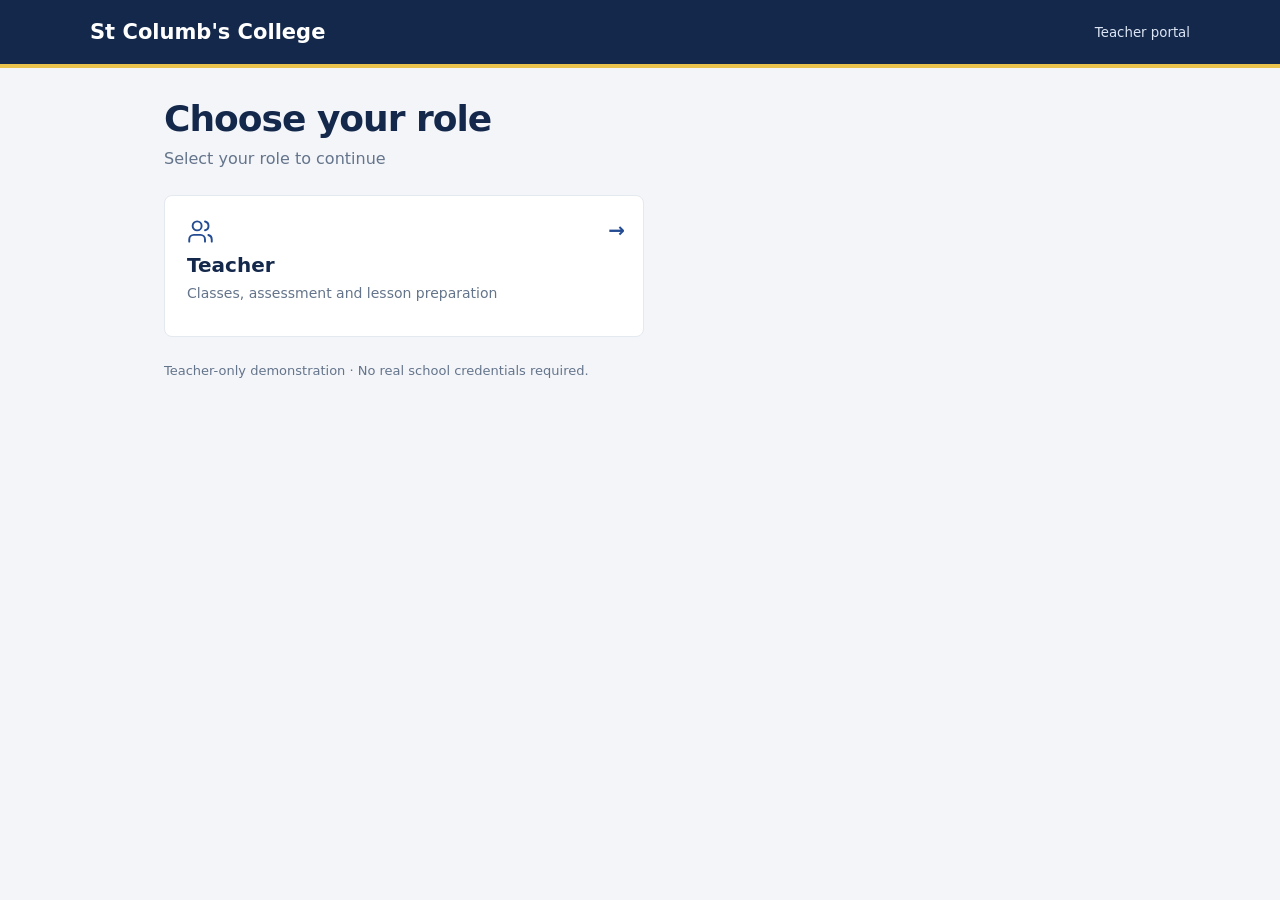
<file: index.html>
<!doctype html><html lang="en"><head><meta charset="utf-8"><meta name="viewport" content="width=device-width,initial-scale=1"><title>St Columb's College | Teacher portal</title><style>:root{--navy:#14284b;--blue:#244c92;--gold:#e9c34b;--bg:#f3f5f9;--muted:#64748b}*{box-sizing:border-box}body{margin:0;background:var(--bg);color:var(--navy);font:16px system-ui,sans-serif}header{background:var(--navy);color:white;padding:20px max(24px,calc((100% - 1100px)/2));border-bottom:4px solid var(--gold);display:flex;align-items:center;justify-content:space-between;gap:20px}header b{font-size:21px}header small{color:#dce5f5}main{max-width:1000px;margin:auto;padding:30px 24px 60px}nav{font-size:14px;color:var(--muted);margin-bottom:24px}nav button{background:transparent;color:var(--blue);padding:0;text-decoration:underline}h1{font-size:36px;margin:0 0 6px;letter-spacing:-1px}h2{font-size:22px;margin:0 0 12px}p{line-height:1.5;margin:8px 0;color:var(--muted)}.card{padding:24px;background:white;border:1px solid #e4e8ef;border-radius:14px;margin:16px 0}.grid{display:grid;grid-template-columns:repeat(3,1fr);gap:14px}.grid.two{grid-template-columns:repeat(2,1fr)}.tile{background:white;color:var(--navy);text-align:left;padding:25px;border:1px solid #e4e8ef;min-height:110px;font-size:23px}.tile small{display:block;font-size:14px;color:var(--muted);margin-top:8px;font-weight:400}.tile.primary{background:var(--blue);color:white}.tile.primary small{color:#e5edff}button{border:0;border-radius:8px;background:var(--blue);color:white;padding:13px 18px;font:600 15px system-ui;cursor:pointer}button:hover{filter:brightness(.94)}button:focus-visible,input:focus-visible,select:focus-visible{outline:3px solid #ca971c;outline-offset:3px}button.secondary{background:#e9effa;color:var(--navy)}button.ghost{background:transparent;color:var(--blue)}button:disabled{opacity:.45;cursor:default}.line{display:flex;gap:12px;align-items:center;justify-content:space-between;flex-wrap:wrap}.bar{height:12px;background:#e2e8f0;border-radius:10px;overflow:hidden;display:flex;margin:14px 0}.bar span{height:100%;display:block}.master{background:var(--blue)}.fam{background:var(--gold)}.stats{display:flex;gap:25px;flex-wrap:wrap}.stats b{font-size:26px;display:block}.stats small{color:var(--muted)}.pill{font-size:13px;color:var(--muted);font-weight:600;text-transform:uppercase;letter-spacing:.6px}.term{font-size:42px;font-weight:700;min-height:110px;display:grid;place-items:center;word-break:break-word}.star{background:transparent;color:#8492a5;font-size:27px;padding:4px 10px}.star.on{color:#b48614}.vrow{display:grid;grid-template-columns:1fr 1fr auto auto;align-items:center;gap:10px;padding:13px 0;border-bottom:1px solid #e6e9ef}.vrow:last-child{border:0}input,select{border:1px solid #bec9d8;border-radius:8px;padding:13px;font:inherit;color:var(--navy);background:white}input[type=text]{width:100%}label{display:block;font-weight:600;margin:14px 0 6px}select{max-width:100%}.opts{display:flex;gap:12px;flex-wrap:wrap}.answer{background:white;border:1px solid #bac7db;color:var(--navy);text-align:left;min-height:55px}.selected{background:#e9effa!important;border-color:#244c92!important}.correct{background:#e3f3e9!important;border-color:#318456!important;color:#246241!important}.wrong{background:#fae8e6!important;border-color:#c2544b!important;color:#a13e37!important}.feedback{padding:14px;border-radius:8px;margin:12px 0}.roundbar{display:flex;gap:5px;margin:12px 0}.roundbar span{flex:1;height:7px;border-radius:4px;background:#dce3ee}.roundbar span.done{background:var(--blue)}.right{text-align:right}.hidden{display:none}.center{text-align:center}.badge{font-size:12px;padding:5px 8px;border-radius:5px;background:#edf1f8;white-space:nowrap}.badge.m{background:#e3edff;color:#244c92}.badge.f{background:#fff2c3;color:#78570b}.big{font-size:52px;font-weight:800;color:var(--blue)}@media(max-width:600px){.grid{grid-template-columns:1fr}.grid.two{grid-template-columns:1fr 1fr}header small{display:none}main{padding:20px 14px}h1{font-size:29px}.card{padding:17px}.term{font-size:35px}.vrow{grid-template-columns:1fr 1fr auto}.vrow .badge{display:none}}.map-section{margin-top:28px}.map-section h2{font-size:19px;margin-bottom:12px}.map-notice{margin:18px 0;background:#e8edf7;border-left:3px solid var(--blue);padding:13px 16px;border-radius:6px;color:#415675;font-size:14px}.staff-tile{position:relative;display:flex;flex-direction:column;align-items:flex-start;gap:8px;padding:22px 44px 22px 22px;min-height:142px;font-size:20px}.staff-tile small{margin-top:0}.module-icon{width:27px;height:27px;color:var(--blue)}.tile-arrow{position:absolute;right:18px;top:22px;color:var(--blue);font-size:20px}.workflow{display:flex;gap:10px;flex-wrap:wrap}.workflow>div{flex:1 1 130px;display:flex;gap:8px;align-items:center;background:#f3f5f9;border-radius:8px;padding:12px;font-size:14px}.workflow b{display:grid;place-items:center;flex:0 0 25px;height:25px;border-radius:50%;background:var(--blue);color:white}.map-fields{display:grid;grid-template-columns:repeat(2,minmax(0,1fr));gap:4px 18px;margin-bottom:20px}.map-field:has(textarea),.map-field:has(input[type=file]){grid-column:1/-1}.map-field input,.map-field select,.map-field textarea{width:100%;max-width:100%;font:inherit}.map-field textarea{border:1px solid #bec9d8;border-radius:8px;padding:13px;resize:vertical;color:var(--navy)}.map-output{display:flex;align-items:center;justify-content:space-between;padding:14px 0;gap:10px;border-bottom:1px solid #e2e8f0}.map-output:last-child{border-bottom:0}.map-output span{font-size:12px;color:var(--muted)}.map-table{border-collapse:collapse;width:100%;margin-top:16px;font-size:14px}.map-table th,.map-table td{border-bottom:1px solid #e2e8f0;text-align:left;padding:10px 6px}.map-table thead{background:#e9effa}.comparison{overflow:auto}@media(max-width:600px){.map-fields{grid-template-columns:1fr}.staff-tile{font-size:16px;padding:16px;min-height:150px}.tile-arrow{display:none}}.demo-profile{display:flex;align-items:center;gap:16px;margin:0 0 18px}.demo-profile img{width:80px;height:80px;object-fit:cover;border-radius:50%;border:3px solid #e9c34b;flex:none}.student-avatar{width:80px;height:80px;display:grid;place-items:center;border:3px solid var(--gold);border-radius:50%;background:var(--navy);color:white;font-weight:700;font-size:24px;flex:none}.demo-profile.compact .student-avatar{width:48px;height:48px;font-size:16px}.demo-profile strong{display:block;font-size:1.25rem}.demo-profile small{color:#64748b}.demo-profile.compact img{width:48px;height:48px}.demo-profile.compact{margin:12px 0 24px}@media(max-width:600px){.grid.two{grid-template-columns:1fr}} .role-choice{max-width:480px;margin-top:24px}.role-choice .tile{width:100%}.demo-profile img{object-fit:contain;background:#14284b}.page-note{font-size:13px;color:var(--muted);margin:24px 0}textarea:focus-visible{outline:3px solid #ca971c;outline-offset:3px}.metrics{display:grid;grid-template-columns:repeat(4,minmax(0,1fr));gap:12px;margin:20px 0}.metric{background:white;border:1px solid #e4e8ef;border-radius:12px;padding:18px;display:grid;gap:8px}.metric small,.metric span{color:var(--muted);font-size:13px}.metric strong{font-size:32px;line-height:1.1}.quick-start{display:flex;justify-content:space-between;align-items:center;gap:20px;flex-wrap:wrap}.quick-start h2{margin-bottom:4px}.saved-note{color:#245b42;background:#e6f2eb;padding:12px 16px;border-radius:8px}.inline-form{display:flex;gap:10px;align-items:center;flex-wrap:wrap}.inline-form input{flex:1;min-width:180px}.roster{display:flex;flex-wrap:wrap;gap:8px;margin:14px 0}.roster span{padding:8px 12px;background:#edf1f8;border-radius:6px}.card details{margin-top:18px}.card summary{cursor:pointer;color:var(--blue);font-weight:600}.score-input{width:90px}.resource-text{white-space:pre-wrap;overflow-wrap:anywhere;background:#f3f5f9;border-radius:8px;padding:16px;margin:12px 0}.card textarea{width:100%;border:1px solid #bec9d8;border-radius:8px;padding:13px;font:inherit;color:var(--navy);resize:vertical;margin-bottom:12px}.card .map-fields input,.card .map-fields select{width:100%;min-width:0}.map-table select{min-width:135px}.map-table th{white-space:nowrap}@media(max-width:700px){.metrics{grid-template-columns:repeat(2,minmax(0,1fr))}.metric{padding:14px}.metric strong{font-size:26px}}.class-grid{display:grid;grid-template-columns:repeat(2,minmax(0,1fr));gap:14px;margin:16px 0}.class-choice{display:flex;flex-direction:column;align-items:flex-start;gap:7px;padding:20px;border:1px solid #dce4ef;border-radius:12px;background:white;text-align:left;color:var(--navy);min-height:155px;width:100%}.class-choice:hover,.class-choice[aria-pressed=true]{border-color:#244c92;background:#edf3fb}.class-choice .subject-label{font-size:12px;text-transform:uppercase;letter-spacing:.06em;color:#526b8d;font-weight:700}.class-choice strong{font-size:23px}.class-choice small{color:var(--muted);font-size:13px}.class-choice .open-label{font-weight:700;font-size:14px;color:#244c92;margin-top:auto}.class-workspace-heading{margin:26px 0 10px}.class-workspace-heading h2{font-size:28px;margin:4px 0}.class-workspace-heading .subject-label{font-size:12px;color:#64748b;text-transform:uppercase;letter-spacing:.07em;font-weight:700}.math-workspace{background:linear-gradient(120deg,#14284b,#244c70);color:white;border:0;display:flex;align-items:center;justify-content:space-between;gap:22px}.math-workspace h2{color:white}.math-workspace p{color:#e0eaf8}.math-workspace .subject-label{font-size:11px;letter-spacing:.09em;text-transform:uppercase;font-weight:700;color:#f2d58a}.math-workspace a{flex-shrink:0;display:inline-block;padding:12px 16px;border-radius:8px;background:white;color:#14284b;font-weight:700;text-decoration:none}.math-workspace a:hover{background:#e8eef8}.class-choice:focus-visible,.math-workspace a:focus-visible{outline:3px solid #c19b35;outline-offset:3px}@media(max-width:650px){.class-grid{grid-template-columns:1fr}.math-workspace{align-items:flex-start;flex-direction:column}.math-workspace a{width:100%;text-align:center}}</style></head><body><header><b>St Columb's College</b><small id="workspace-label">Teacher portal</small></header><main id="app"></main><script>
let view='role';
const $=()=>document.getElementById('app');
function esc(s){return String(s).replace(/[&<>"']/g,c=>({'&':'&amp;','<':'&lt;','>':'&gt;','"':'&quot;',"'":'&#39;'}[c]))}
function btn(s,fn,cls=''){return `<button class="${cls}" onclick="${fn}">${esc(s)}</button>`}
function title(s,d=''){return `<h1>${esc(s)}</h1><p>${esc(d)}</p>`}
function go(v){if(!['role','staffsignin','staffhome'].includes(v)&&!(v.startsWith('staff:')&&Object.hasOwn(staffModules,v.slice(6))))return;view=v;notice='';render();window.scrollTo(0,0)}
const staffModules={
 classes:{name:'My classes',desc:'Classes, assignments and student progress',icon:'users',steps:['Select class','View learning progress','Review assignments','Plan next steps'],fields:[['Class','select','Year 11A – Mathematics|Year 11B – Mathematics|Year 10C – Mathematics'],['Subject','select','Mathematics|Spanish'],['Assessment','text','Assessment 1']],outputs:['Class roster and progress','Assignment completion','Student support and follow-up'],status:'Connect school class records later'},
 resources:{name:'Learning resources',desc:'Create and assign study sets and worksheets',icon:'layers',steps:['Choose a class and subject','Create or select resource','Review and assign','Track completion'],fields:[['Subject','select','Spanish|Mathematics'],['Resource type','select','Vocabulary set|Practice worksheet|Revision material'],['Resource title','text','Assessment 1'],['Instructions','textarea','']],outputs:['Spanish vocabulary packs','M1 practice worksheets','Assignment and completion history'],status:'Assignment publishing planned'},
 marking:{name:'Scanned assessment marking',desc:'Upload scripts and review AI marking',icon:'scan',steps:['Set up assessment','Add paper and mark scheme','Upload student scripts','Review provisional marks','Approve release'],fields:[['Assessment title','text','M1 – Assessment 1'],['Class','select','Year 11A|Year 11B'],['Question paper','file',''],['Mark scheme','file',''],['Student scripts (sample files only)','files','']],outputs:['Question-by-question marks and evidence','Uncertain handwriting review','Teacher amendments and approval'],status:'Live batch AI marking and secure student storage planned'},
 feedback:{name:'Assessment feedback builder',desc:'Turn marking into targeted revision',icon:'chart',steps:['Select marked assessment','Identify shared misconceptions','Prepare feedback','Review and assign follow-up'],fields:[['Assessment','text','M1 – Assessment 1'],['Class','text','Year 11A'],['Common misconceptions','textarea',''],['Resource','select','Whole-class feedback sheet|Worked examples|Targeted follow-up questions|Individual feedback']],outputs:['Class-level misconceptions','Feedback resources','Reassessment and progress'],status:'Will connect to approved marking results'},
 practical:{name:'Practical room and equipment planner',desc:'Book rooms, calculate kit and coordinate prep',icon:'flask',steps:['Plan lesson','Check room and equipment','Send prep request','Technician confirms','Return and restock'],fields:[['Practical name','text','Investigating resistance'],['Department','select','Physics|Chemistry|Biology|Technology'],['Room','select','Lab 1|Lab 2|Lab 3'],['Date','date',''],['Period','select','Period 1|Period 2|Period 3|Period 4|Period 5|Period 6'],['Number of groups','number','8'],['Equipment and quantity per group','textarea','Power supply: 1\nAmmeter: 1\nVoltmeter: 1\nConnecting leads: 4'],['Risk assessment / prep notes','textarea','']],outputs:['Room booking and conflict check','Equipment availability and prep list','Return, damage and restocking record'],status:'Shared bookings and inventory planned'},
 cover:{name:'Cover lesson handover',desc:'Leave instructions and receive lesson feedback',icon:'calendar',steps:['Prepare cover work','Share lesson pack','Cover teacher receives instructions','Record completion','Return handover'],fields:[['Class','text','Year 11A – Mathematics'],['Date','date',''],['Period','select','Period 1|Period 2|Period 3|Period 4|Period 5|Period 6'],['Lesson topic','text','Percentage increase and decrease'],['Learning objectives','textarea',''],['Cover instructions','textarea',''],['Lesson resources','files',''],['Return handover / work completed','textarea','']],outputs:['Cover lesson pack','Cover teacher completion notes','Usual teacher follow-up'],status:'Staff sharing and notifications planned'},
 publish:{name:'Parent information publisher',desc:'Enter information once, publish in three formats',icon:'megaphone',steps:['Enter approved facts','Generate draft formats','Staff review','Approve and publish'],fields:[['Information title','text','Paying for school trips'],['Parent question','text','Can I pay for a school trip without using a bank card?'],['Approved facts','textarea','Request a PayPoint letter for the specific trip. Take it to a PayPoint shop. Each letter is for the named item only.'],['Source link','text','https://stcolumbs.com/for-parents/digital-access'],['Last reviewed','date','']],outputs:['Website answer','Copyable email reply','Printable family handout with source link'],status:'Approval and publishing planned; sample facts require staff verification'},
 courses:{name:'Sixth-form course comparison',desc:'Maintain course details and student comparisons',icon:'graduation',steps:['Create course record','Verify requirements and content','Review with careers staff','Publish updated information'],fields:[['Course title','text',''],['Exam board','text',''],['Required grades','text',''],['Recommended grades','text',''],['Assessment structure','textarea',''],['Venue and timetable','text',''],['Career pathways','textarea',''],['Source / last confirmed','text','']],outputs:['Approved course directory','Side-by-side student comparison','Adviser shortlist'],status:'Course data and careers approval planned'},
 notices:{name:'Exam notice update checker',desc:'Review official examination board updates',icon:'bell',steps:['Choose official sources','Detect changes','Review original notice','Approve internal update'],fields:[['Exam board','select','CCEA|AQA|Pearson|OCR|WJEC'],['Notice category','select','Timetables|Specifications|Administrative deadlines|All notices'],['Official source URL','text',''],['Review notes','textarea','']],outputs:['Source-linked change feed','Exams officer approval queue','Approved internal notices'],status:'Optional future monitoring module; not running'},
};
const staffGroups=[['Teaching and learning',['classes','resources','marking','feedback']],['Lesson preparation',['practical','cover']],['School services',['publish','courses','notices']]];
const iconPaths={users:'<path d="M16 21v-2a4 4 0 0 0-4-4H6a4 4 0 0 0-4 4v2"/><circle cx="9" cy="7" r="4"/><path d="M22 21v-2a4 4 0 0 0-3-3.9M16 3.1a4 4 0 0 1 0 7.8"/>',layers:'<path d="m12 2 10 5-10 5L2 7l10-5ZM2 12l10 5 10-5M2 17l10 5 10-5"/>',scan:'<path d="M4 7V4h3m10 0h3v3M4 17v3h3m10 0h3v-3M4 12h16"/>',chart:'<path d="M3 3v18h18M8 16v-5m5 5V6m5 10v-8"/>',flask:'<path d="M9 3h6m-5 0v7L4 19a1 1 0 0 0 1 2h14a1 1 0 0 0 1-2l-6-9V3M7 15h10"/>',calendar:'<rect x="3" y="5" width="18" height="16" rx="2"/><path d="M16 3v4M8 3v4M3 10h18"/>',megaphone:'<path d="m3 11 17-7v16l-17-7zM7 15l2 6h3l-2-5"/>',graduation:'<path d="m2 9 10-5 10 5-10 5-10-5Zm4 2v6c3 3 9 3 12 0v-6m4-2v7"/>',bell:'<path d="M18 8a6 6 0 0 0-12 0c0 7-3 7-3 9h18c0-2-3-2-3-9m-8 12a2 2 0 0 0 4 0"/>',box:'<path d="m3 7 9-4 9 4v10l-9 4-9-4V7Zm0 0 9 4 9-4M12 11v10"/>'};
function staffIcon(n){return `<svg class="module-icon" viewBox="0 0 24 24" fill="none" stroke="currentColor" stroke-width="1.7" stroke-linecap="round" stroke-linejoin="round" aria-hidden="true">${iconPaths[n]||iconPaths.layers}</svg>`}
function staffTile(id){let m=staffModules[id];return `<button class="tile staff-tile" onclick="go('staff:${id}')">${staffIcon(m.icon)}<span>${m.name}</span><small>${m.desc}</small><span class="tile-arrow" aria-hidden="true">→</span></button>`}
function staffField([label,type,value],i){let id='mapfield'+i;let attr=`id="${id}"`;let v=esc(value);let control=type==='textarea'?`<textarea ${attr} rows="4">${v}</textarea>`:type==='select'?`<select ${attr}>${value.split('|').map(x=>`<option>${esc(x)}</option>`).join('')}</select>`:type==='file'||type==='files'?`<input ${attr} type="file" ${type==='files'?'multiple':''} accept=".pdf,.png,.jpg,.jpeg,.docx">`:`<input ${attr} type="${type}" value="${v}" ${type==='number'?'min="0"':''}>`;return `<div class="map-field"><label for="${id}">${esc(label)}</label>${control}</div>`}
const teacherPortrait='[data-uri]';
function teacherProfile(compact=false){return `<div class="demo-profile${compact?' compact':''}"><img src="${teacherPortrait}" alt="Cowboy illustration for the teacher demo account"><div><strong>Mr Stephenson</strong><small>Teacher · Demo account</small></div></div>`}
function staffNav(){return `<nav class="staff-nav">${btn('Role selection',"go('role')",'ghost')}${view==='staffsignin'?'':' / '+btn('Teacher workspace',"go('staffhome')",'ghost')}</nav>`}
function previewWorkflow(){const note=document.getElementById('map-preview');note.classList.remove('hidden');note.scrollIntoView({behavior:'smooth',block:'nearest'})}

const STORE='scc-teacher-workspace-v1';const STATUSES=['Not started','In progress','Completed'];const RESOURCE_TYPES=['Vocabulary set','Practice worksheet','Revision material','Lesson activity'];let notice='',storageNotice='',selectedClass=null;let data=loadData();
function freshData(){return {next:13,classes:[{id:1,name:"Year 11A",subject:"Mathematics",pupils:[{id:4,name:"Student A"},{id:5,name:"Student B"},{id:6,name:"Student C"},{id:7,name:"Student D"}]},{id:2,name:"Year 11B",subject:"Mathematics",pupils:[{id:8,name:"Student E"},{id:9,name:"Student F"}]},{id:3,name:"Year 10C",subject:"Spanish",pupils:[{id:10,name:"Student G"},{id:11,name:"Student H"}]}],resources:[{id:12,title:"Percentage practice",subject:"Mathematics",type:"Practice worksheet",instructions:"1. Find 15% of 80.\n2. Increase £40 by 10%.\n3. Explain your method."}],assignments:[{id:13,classId:1,title:"Percentage practice",resourceId:12,due:"",records:{4:{status:"Completed",score:80},5:{status:"Completed",score:65},6:{status:"In progress",score:null},7:{status:"Not started",score:null}}}]};}
function loadData(){try{const raw=localStorage.getItem(STORE);if(raw){const d=JSON.parse(raw);if(d&&Number.isInteger(d.next)&&Array.isArray(d.classes)&&Array.isArray(d.resources)&&Array.isArray(d.assignments))return d;}}catch(e){storageNotice="Browser storage unavailable. Changes may be lost on refresh."}return freshData()}
function persist(){try{localStorage.setItem(STORE,JSON.stringify(data));storageNotice=""}catch(e){storageNotice="Browser storage unavailable. Changes may be lost on refresh."}}
function change(message){persist();notice=message;render()}
function nextId(){return ++data.next}
function currentClass(){return data.classes.find(c=>c.id===selectedClass)||data.classes[0]||null}
function assignmentFor(id){return data.assignments.find(a=>a.id===id)}
function recordFor(a,id){return a.records[id]||{status:"Not started",score:null}}
function classAssignments(c){return data.assignments.filter(a=>a.classId===c.id)}
function statsFor(classes){let total=0,done=0,marked=0,sum=0;for(const c of classes)for(const a of classAssignments(c))for(const p of c.pupils){const r=recordFor(a,p.id);total++;if(r.status==="Completed")done++;if(r.score!==null&&Number.isFinite(r.score)){marked++;sum+=r.score}}return {total,done,marked,average:marked?Math.round(sum/marked):null,rate:total?Math.round(done/total*100):null}}
function metric(label,value,detail){return `<div class="metric"><small>${esc(label)}</small><strong>${esc(value)}</strong><span>${esc(detail)}</span></div>`}
function dashboardOverview(){const v=statsFor(data.classes);return `<div class="map-notice">Local demo · Use fictional data only. No information is sent to the school.</div>${statusHTML()}<section class="metrics">${metric("Classes",data.classes.length,"Teaching groups")}${metric("Learners",data.classes.reduce((n,c)=>n+c.pupils.length,0),"Fictional records")}${metric("Assignments",data.assignments.length,"Created locally")}${metric("Completion",v.rate===null?"—":v.rate+"%",v.done+" of "+v.total+" learner tasks")}</section><section class="card quick-start"><div><h2>Your teaching workspace</h2><p>Manage your classes, create resources and record learner progress from one place.</p></div><div class="opts">${btn("Open my classes","go('staff:classes')")}${btn("Create a resource","go('staff:resources')","secondary")}<!--AS1_MOUNT_LINK--></div></section>`}
function statusHTML(){return `<div role="status" aria-live="polite">${notice?`<p class="saved-note">${esc(notice)}</p>`:""}${storageNotice?`<p class="map-notice">${esc(storageNotice)}</p>`:""}</div>`}
function classOptions(sel){return data.classes.map(c=>`<option value="${c.id}" ${c.id===sel?"selected":""}>${esc(c.name)} · ${esc(c.subject)}</option>`).join("")}
function classSelect(id){return `<label for="${id}">Teaching group</label><select id="${id}" onchange="selectClass(Number(this.value))">${classOptions(currentClass()?.id)}</select>`}
function selectClass(id){if(data.classes.some(c=>c.id===id)){selectedClass=id;notice="";render()}}
function addClass(name,subject){name=String(name||"").trim();subject=String(subject||"").trim();if(!name||!subject||name.length>60||subject.length>60)return false;if(data.classes.some(c=>c.name.toLowerCase()===name.toLowerCase()&&c.subject.toLowerCase()===subject.toLowerCase()))return false;const c={id:nextId(),name,subject,pupils:[]};data.classes.push(c);selectedClass=c.id;return true}
function addPupil(classId,name){const c=data.classes.find(x=>x.id===classId);name=String(name||"").trim();if(!c||!name||name.length>60||c.pupils.some(p=>p.name.toLowerCase()===name.toLowerCase()))return false;c.pupils.push({id:nextId(),name});return true}
function addAssignment(classId,title,due,resourceId=null){const c=data.classes.find(x=>x.id===classId);title=String(title||"").trim();due=String(due||"");if(!c||!title||title.length>100||(due&&!/^\d{4}-\d{2}-\d{2}$/.test(due))||(resourceId!==null&&!data.resources.some(r=>r.id===resourceId)))return false;data.assignments.push({id:nextId(),classId,title,due,resourceId,records:{}});return true}
function updateRecord(assignmentId,pupilId,status,score){const a=assignmentFor(assignmentId),c=a&&data.classes.find(x=>x.id===a.classId);if(!c||!c.pupils.some(p=>p.id===pupilId)||!STATUSES.includes(status)||(score!==null&&(!Number.isFinite(score)||score<0||score>100)))return false;a.records[pupilId]={status,score};return true}
function fieldValue(id){return document.getElementById(id)?.value||""}
function submitClass(e){e.preventDefault();if(addClass(fieldValue("class-name"),fieldValue("class-subject")))change("Teaching group created.");else{notice="Enter a unique group name and subject.";render()}}
function submitPupil(e){e.preventDefault();if(addPupil(currentClass()?.id,fieldValue("pupil-name")))change("Fictional learner added.");else{notice="Enter a unique fictional learner label.";render()}}
function submitAssignment(e){e.preventDefault();if(addAssignment(currentClass()?.id,fieldValue("assignment-title"),fieldValue("assignment-due")))change("Assignment created in this class.");else{notice="Enter a valid assignment title and date.";render()}}
function saveRecord(aid,pid){const st=fieldValue("status-"+aid+"-"+pid),raw=fieldValue("score-"+aid+"-"+pid);if(updateRecord(aid,pid,st,raw===""?null:Number(raw)))change("Progress saved.");else{notice="Score must be blank or a number between 0 and 100.";render()}}
function learnerRows(c,a){if(!c.pupils.length)return "<p>Add fictional learners to record progress.</p>";return `<div class="comparison"><table class="map-table"><thead><tr><th>Learner</th><th>Completion</th><th>Score (%)</th><th></th></tr></thead><tbody>${c.pupils.map(p=>{const r=recordFor(a,p.id),k=a.id+"-"+p.id;return `<tr><td>${esc(p.name)}</td><td><select aria-label="Completion for ${esc(p.name)}" id="status-${k}">${STATUSES.map(t=>`<option ${t===r.status?"selected":""}>${t}</option>`).join("")}</select></td><td><input class="score-input" aria-label="Score for ${esc(p.name)}" type="number" min="0" max="100" step="any" id="score-${k}" value="${r.score??""}"></td><td>${btn("Save",`saveRecord(${a.id},${p.id})`,"secondary")}</td></tr>`}).join("")}</tbody></table></div>`}
function isMathClass(c){return !!c&&['mathematics','maths','math'].includes(String(c.subject).trim().toLowerCase())}
function classCards(){return data.classes.length?`<div class="class-grid">${data.classes.map(c=>`<button type="button" class="class-choice" aria-pressed="${selectedClass===c.id}" onclick="openClass(${Number(c.id)})"><span class="subject-label">${esc(c.subject)}</span><strong>${esc(c.name)}</strong><small>${c.pupils.length} learners · ${classAssignments(c).length} assignments</small><span class="open-label">Open class →</span></button>`).join("")}</div>`:"<p>No classes yet.</p>"}
function openClass(id){selectClass(id);document.getElementById('class-workspace')?.scrollIntoView({behavior:'smooth',block:'start'})}
function rememberMathClass(id){const c=data.classes.find(c=>c.id===id);if(!isMathClass(c))return;try{sessionStorage.setItem('scc-math-class-context',JSON.stringify({id:c.id,name:c.name}))}catch(e){}}
function mathClassTools(c){return isMathClass(c)?`<section class="card math-workspace"><div><div class="subject-label">Mathematics · CCEA GCSE Foundation</div><h2>Mathematics Studio</h2><p>Generate original practice questions, diagrams, worked solutions and proposed mark schemes.</p><p><small>Drafts are saved in the teacher library; not assigned to this class automatically.</small></p></div><a href="foundation/web/index.html?class=${encodeURIComponent(c.id)}#create" onclick="rememberMathClass(${Number(c.id)})">Open Mathematics Studio →</a></section>`:""}
function classesHTML(){const c=selectedClass===null?null:currentClass(),v=c?statsFor([c]):null;return staffNav()+title("My classes","Manage teaching groups, assignments and recorded learning progress.")+statusHTML()+`<div class="map-notice">Fictional demo records only. Data stays in this browser; there is no live school roster or student delivery.</div><section class="card"><h2>Your teaching groups</h2><p>Choose a class to open its dedicated workspace.</p>${classCards()}<details><summary>Create a teaching group</summary><form onsubmit="submitClass(event)"><div class="map-fields"><div><label for="class-name">Group name</label><input id="class-name" required maxlength="60" placeholder="Year 12A"></div><div><label for="class-subject">Subject</label><input id="class-subject" required maxlength="60" placeholder="Physics"></div></div><button type="submit">Create class</button></form></details></section>`+(c?`<div id="class-workspace" class="class-workspace-heading"><div class="subject-label">${esc(c.subject)} · Class workspace</div><h2>${esc(c.name)}</h2></div>${mathClassTools(c)}<section class="metrics">${metric("Learners",c.pupils.length,"In "+c.name)}${metric("Assignments",classAssignments(c).length,"Local records")}${metric("Completion",v.rate===null?"—":v.rate+"%",v.done+" of "+v.total+" tasks")}${metric("Mean score",v.average===null?"—":v.average+"%",v.marked+" recorded scores")}</section><section class="card"><h2>Class roster</h2>${c.pupils.length?`<div class="roster">${c.pupils.map(p=>`<span>${esc(p.name)}</span>`).join("")}</div>`:"<p>No learners yet.</p>"}<form onsubmit="submitPupil(event)"><label for="pupil-name">Fictional learner label</label><div class="inline-form"><input id="pupil-name" required maxlength="60" placeholder="Student I"><button type="submit">Add learner</button></div></form></section><section class="card"><h2>New assignment</h2><form onsubmit="submitAssignment(event)"><div class="map-fields"><div><label for="assignment-title">Title</label><input id="assignment-title" required maxlength="100"></div><div><label for="assignment-due">Due date (optional)</label><input id="assignment-due" type="date"></div></div><button type="submit">Create assignment</button></form></section><h2>Assignments and progress</h2>${classAssignments(c).map(a=>`<section class="card"><div class="line"><h2>${esc(a.title)}</h2><span class="badge">${esc(a.due||"No due date")}</span></div>${a.resourceId?`<p>Linked resource: ${esc(data.resources.find(r=>r.id===a.resourceId)?.title||"Unavailable")}</p>`:""}${learnerRows(c,a)}</section>`).join("")||"<p>No assignments yet.</p>"}`:"")+btn("Back to workspace","go('staffhome')","secondary")}
function addResource(title,subject,type,instructions){title=String(title||"").trim();subject=String(subject||"").trim();instructions=String(instructions||"").trim();if(!title||title.length>100||!subject||subject.length>60||!RESOURCE_TYPES.includes(type)||!instructions||instructions.length>10000)return false;data.resources.push({id:nextId(),title,subject,type,instructions});return true}
function submitResource(e){e.preventDefault();if(addResource(fieldValue("resource-title"),fieldValue("resource-subject"),fieldValue("resource-type"),fieldValue("resource-content")))change("Resource saved to your local library.");else{notice="Complete all resource fields.";render()}}
function assignResource(e,id){e.preventDefault();const r=data.resources.find(x=>x.id===id);if(r&&addAssignment(Number(fieldValue("resource-class-"+id)),r.title,fieldValue("resource-due-"+id),id))change("Resource linked to a local class assignment. Nothing was sent to students.");else{notice="Choose a valid class.";render()}}
function resourcesHTML(){return staffNav()+title("Learning resources","Build reusable teaching materials and link them to your classes.")+statusHTML()+`<div class="map-notice">Local resource library. No AI generation or student publishing is connected.</div><section class="card"><h2>Create a resource</h2><form onsubmit="submitResource(event)"><div class="map-fields"><div><label for="resource-title">Title</label><input id="resource-title" required maxlength="100"></div><div><label for="resource-subject">Subject</label><input id="resource-subject" required maxlength="60"></div><div><label for="resource-type">Type</label><select id="resource-type">${RESOURCE_TYPES.map(t=>`<option>${t}</option>`).join("")}</select></div></div><label for="resource-content">Instructions and content</label><textarea id="resource-content" rows="6" required maxlength="10000" placeholder="Write the learning activity or questions here."></textarea><div class="opts"><button type="submit">Save resource</button></div></form></section><h2>Resource library (${data.resources.length})</h2>${data.resources.map(r=>`<section class="card"><div class="line"><h2>${esc(r.title)}</h2><span class="badge">${esc(r.type)}</span></div><p>${esc(r.subject)}</p><div class="resource-text">${esc(r.instructions)}</div>${data.classes.length?`<form onsubmit="assignResource(event,${r.id})"><div class="map-fields"><div><label for="resource-class-${r.id}">Assign to class</label><select id="resource-class-${r.id}">${classOptions(currentClass()?.id)}</select></div><div><label for="resource-due-${r.id}">Due date (optional)</label><input type="date" id="resource-due-${r.id}"></div></div><button type="submit">Create class assignment</button></form>`:"<p>Create a class first to assign this resource.</p>"}</section>`).join("")||"<p>No resources yet.</p>"}`+btn("Back to workspace","go('staffhome')","secondary")}
function render(){document.getElementById('workspace-label').textContent='Teacher portal';let html='';
if(view==='role'){html=title('Choose your role','Select your role to continue')+`<div class="role-choice"><button class="tile staff-tile" onclick="go('staffsignin')">${staffIcon('users')}<span>Teacher</span><small>Classes, assessment and lesson preparation</small><span class="tile-arrow" aria-hidden="true">→</span></button></div><p class="page-note">Teacher-only demonstration · No real school credentials required.</p>`;}
else if(view==='staffsignin'){html=staffNav()+title('Teacher sign-in','Explore the teacher workspace using a demo account.')+`<div class="card"><h2>Demo access</h2>${teacherProfile()}<p>No real school credentials needed.</p>${btn('Continue as Mr Stephenson',"go('staffhome')")}</div>`;}
else if(view==='staffhome'){html=staffNav()+title('Teacher dashboard','Welcome, Mr Stephenson.')+teacherProfile(true)+dashboardOverview()+staffGroups.map(([heading,items])=>`<section class="map-section"><h2>${heading}</h2><div class="grid two">${items.map(staffTile).join('')}</div></section>`).join('');}
else if(view==='staff:classes'){html=classesHTML();}else if(view==='staff:resources'){html=resourcesHTML();}else{const id=view.slice(6),m=staffModules[id];html=staffNav()+teacherProfile(true)+title(m.name,m.desc)+`<div class="map-notice">Module preview · ${esc(m.status)}.</div><div class="card"><h2>Planned workflow</h2><div class="workflow">${m.steps.map((s,i)=>`<div><b>${i+1}</b><span>${esc(s)}</span></div>`).join('')}</div></div>`;
if(m.fields.length)html+=`<div class="card"><h2>${id==='marking'?'Assessment setup':id==='cover'?'Lesson details':id==='practical'?'Practical details':'Workspace preview'}</h2><p>Explore the form with fictional data only. Nothing is submitted or stored.</p><div class="map-fields">${m.fields.map(staffField).join('')}</div><div class="opts">${btn('Preview workflow',"previewWorkflow()")}${btn('Back to workspace',"go('staffhome')",'secondary')}</div><p class="hidden" id="map-preview" role="status">This is the planned workflow. No files have been sent, no records changed and no AI action has been run.</p></div>`;
if(m.outputs.length)html+=`<div class="card"><h2>Planned outputs</h2>${m.outputs.map(x=>`<div class="map-output">${esc(x)}<span>Planned</span></div>`).join('')}</div>`;}
$().innerHTML=html;
}
const classRoute=(window.location?.search||'').match(/[?&]class=(\d+)(?:&|$)/);
if(classRoute&&data.classes.some(c=>c.id===Number(classRoute[1]))){selectedClass=Number(classRoute[1]);view='staff:classes'}
render();
</script></body></html>
</file>
